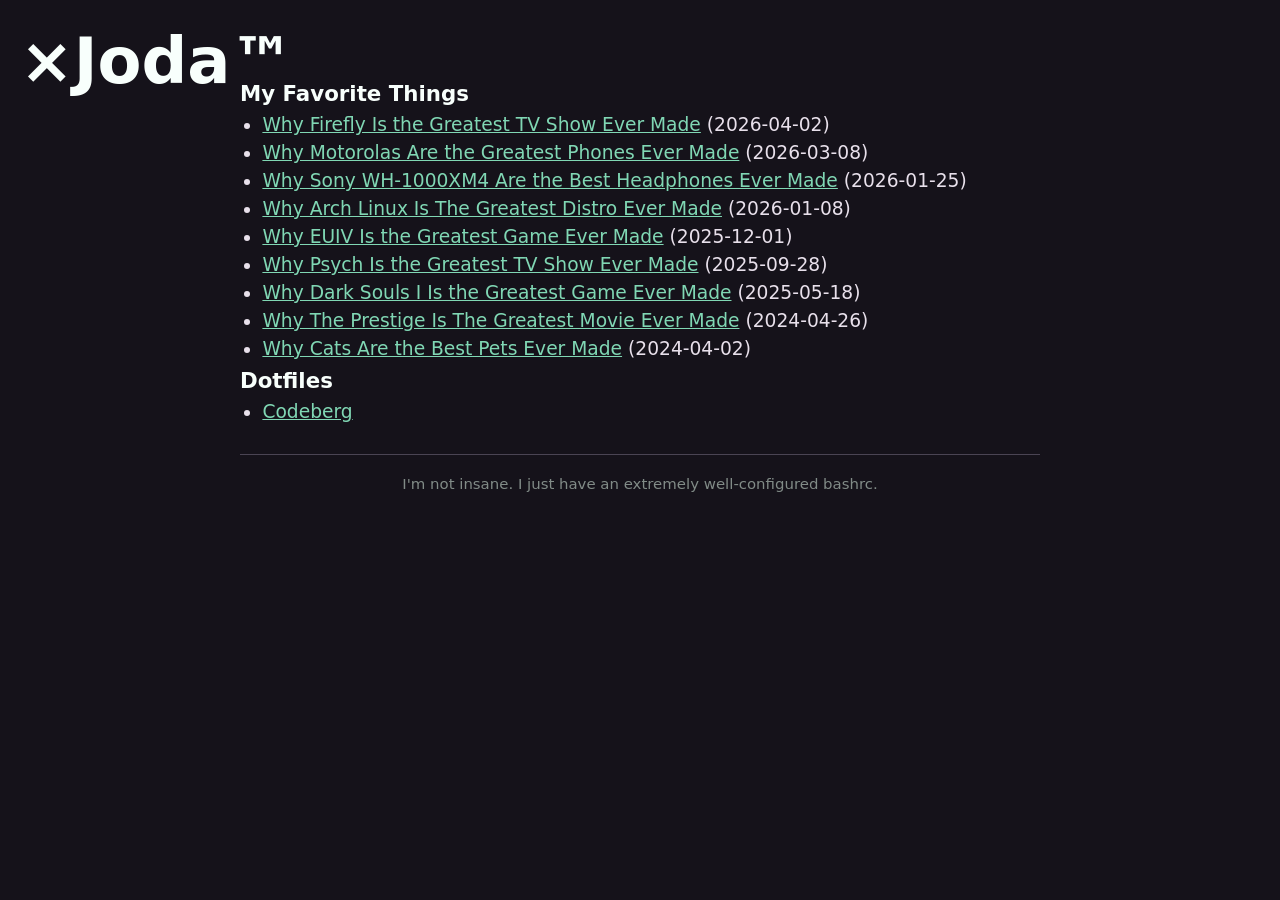
<file: html/index.html>
<!DOCTYPE html>
<html xmlns="http://www.w3.org/1999/xhtml" lang="" xml:lang="">
<head>
  <meta charset="utf-8" />
  <meta name="viewport" content="width=device-width, initial-scale=1.0" />
  <title>My Favorite Things</title>
  <link rel="stylesheet" href="style.css" />
</head>
<body>
<header>
  <h1>×Joda™</h1>
</header>

<h1>My Favorite Things</h1>

<ul>
  <li><a href="firefly_blog_post.html">Why Firefly Is the Greatest TV Show Ever Made</a> (2026-04-02)</li>
  <li><a href="motorola_blog_post.html">Why Motorolas Are the Greatest Phones Ever Made</a> (2026-03-08)</li>
  <li><a href="sony_xm4_blog_post.html">Why Sony WH-1000XM4 Are the Best Headphones Ever Made</a> (2026-01-25)</li>
  <li><a href="arch_linux_blog_post.html">Why Arch Linux Is The Greatest Distro Ever Made</a> (2026-01-08)</li>
  <li><a href="euiv_blog_post.html">Why EUIV Is the Greatest Game Ever Made</a> (2025-12-01)</li>
  <li><a href="psych_blog_post.html">Why Psych Is the Greatest TV Show Ever Made</a> (2025-09-28)</li>
  <li><a href="dark_souls_blog_post.html">Why Dark Souls I Is the Greatest Game Ever Made</a> (2025-05-18)</li>
  <li><a href="the_prestige_blog_post.html">Why The Prestige Is The Greatest Movie Ever Made</a> (2024-04-26)</li>
  <li><a href="cats_blog_post.html">Why Cats Are the Best Pets Ever Made</a> (2024-04-02)</li>
</ul>

<h1>Dotfiles</h1>

<ul>
  <li><a href="https://codeberg.org/xJoda">Codeberg</a></li>
</ul>
<footer>
  <p>I'm not insane. I just have an extremely well-configured bashrc.</p>
</footer>
</body>
</html>
</file>
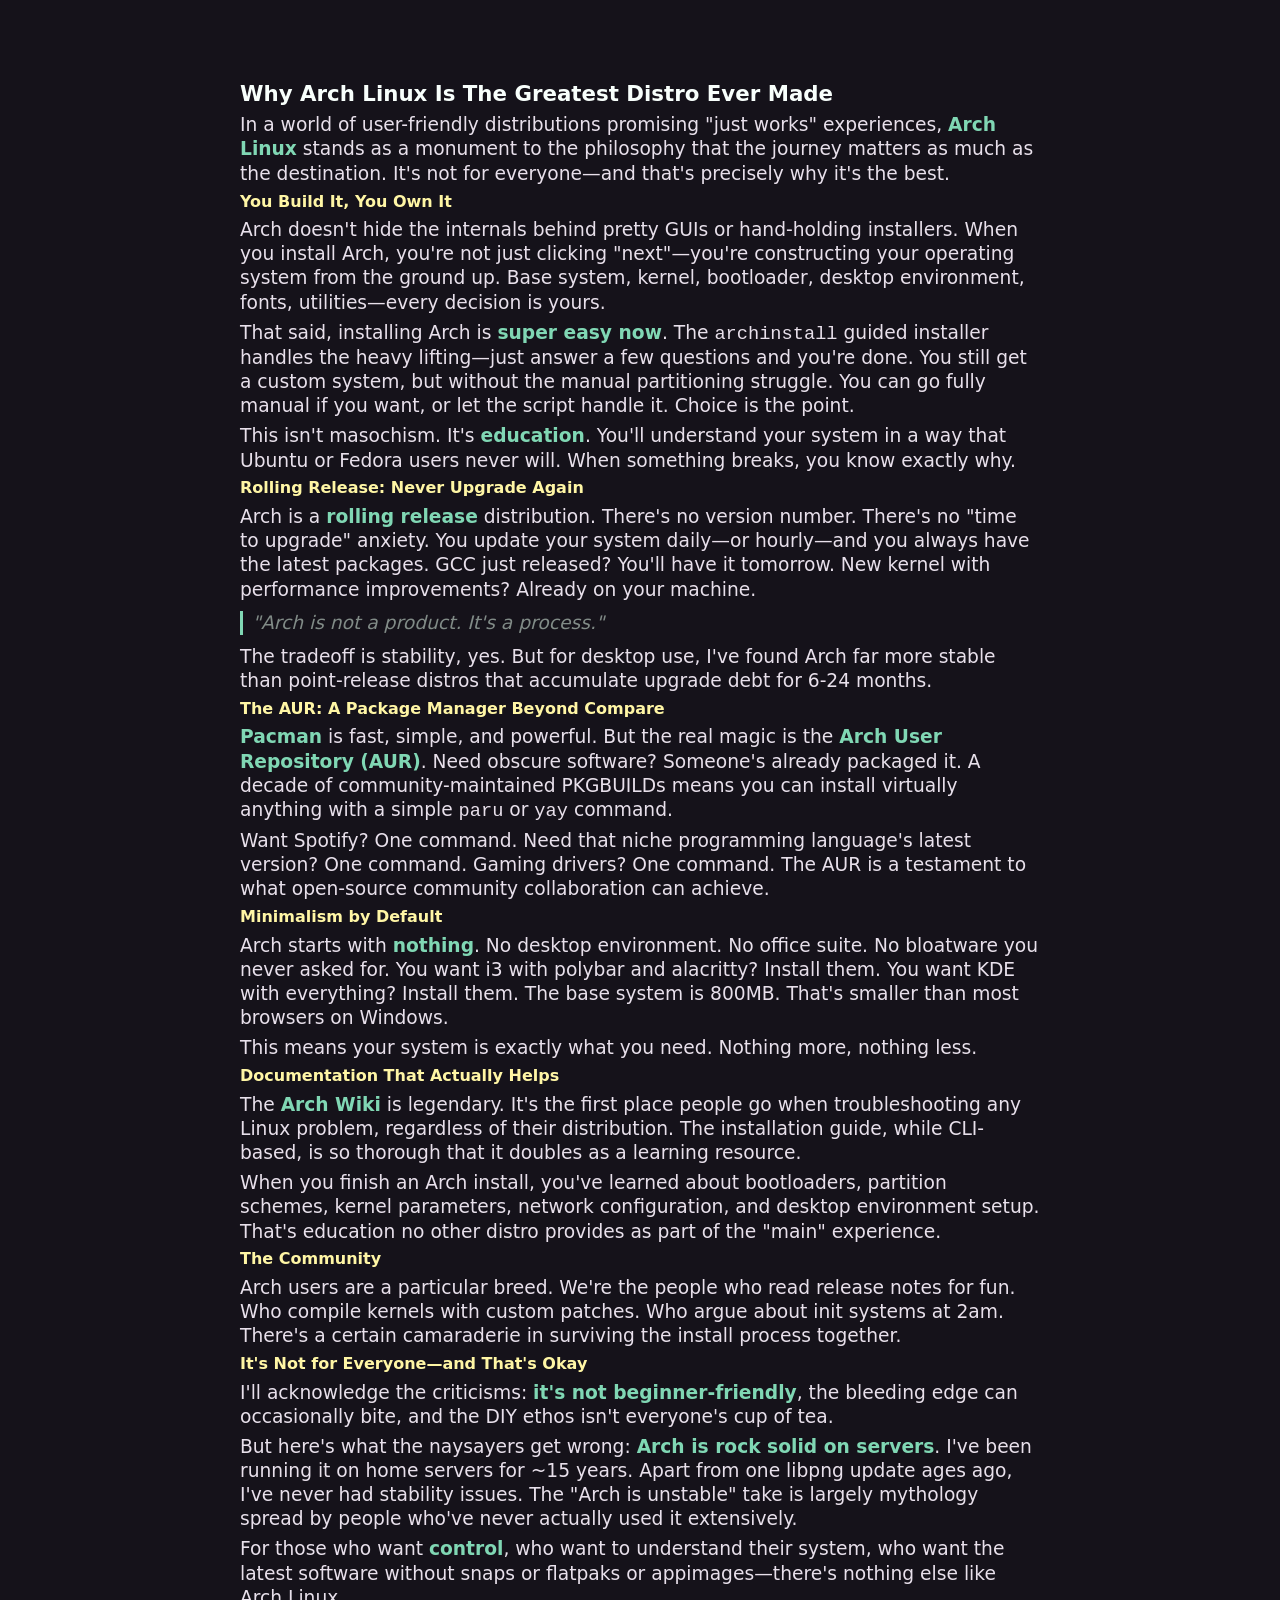
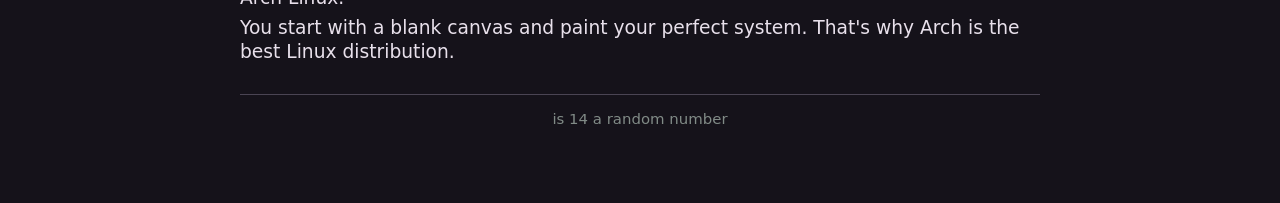
<file: html/arch_linux_blog_post.html>
<!DOCTYPE html>
<html xmlns="http://www.w3.org/1999/xhtml" lang="" xml:lang="">
<head>
  <meta charset="utf-8" />
  <meta name="viewport" content="width=device-width, initial-scale=1.0" />
  <title>Why Arch Linux Is The Greatest Distro Ever Made</title>
  <link rel="stylesheet" href="style.css" />
</head>
<body>
<h1>Why Arch Linux Is The Greatest Distro Ever Made</h1>

<p>In a world of user-friendly distributions promising "just works" experiences, <strong>Arch Linux</strong> stands as a monument to the philosophy that the journey matters as much as the destination. It's not for everyone—and that's precisely why it's the best.</p>

<h2>You Build It, You Own It</h2>

<p>Arch doesn't hide the internals behind pretty GUIs or hand-holding installers. When you install Arch, you're not just clicking "next"—you're constructing your operating system from the ground up. Base system, kernel, bootloader, desktop environment, fonts, utilities—every decision is yours.</p>

<p>That said, installing Arch is <strong>super easy now</strong>. The <code>archinstall</code> guided installer handles the heavy lifting—just answer a few questions and you're done. You still get a custom system, but without the manual partitioning struggle. You can go fully manual if you want, or let the script handle it. Choice is the point.</p>

<p>This isn't masochism. It's <strong>education</strong>. You'll understand your system in a way that Ubuntu or Fedora users never will. When something breaks, you know exactly why.</p>

<h2>Rolling Release: Never Upgrade Again</h2>

<p>Arch is a <strong>rolling release</strong> distribution. There's no version number. There's no "time to upgrade" anxiety. You update your system daily—or hourly—and you always have the latest packages. GCC just released? You'll have it tomorrow. New kernel with performance improvements? Already on your machine.</p>

<blockquote>"Arch is not a product. It's a process."</blockquote>

<p>The tradeoff is stability, yes. But for desktop use, I've found Arch far more stable than point-release distros that accumulate upgrade debt for 6-24 months.</p>

<h2>The AUR: A Package Manager Beyond Compare</h2>

<p><strong>Pacman</strong> is fast, simple, and powerful. But the real magic is the <strong>Arch User Repository (AUR)</strong>. Need obscure software? Someone's already packaged it. A decade of community-maintained PKGBUILDs means you can install virtually anything with a simple <code>paru</code> or <code>yay</code> command.</p>

<p>Want Spotify? One command. Need that niche programming language's latest version? One command. Gaming drivers? One command. The AUR is a testament to what open-source community collaboration can achieve.</p>

<h2>Minimalism by Default</h2>

<p>Arch starts with <strong>nothing</strong>. No desktop environment. No office suite. No bloatware you never asked for. You want i3 with polybar and alacritty? Install them. You want KDE with everything? Install them. The base system is 800MB. That's smaller than most browsers on Windows.</p>

<p>This means your system is exactly what you need. Nothing more, nothing less.</p>

<h2>Documentation That Actually Helps</h2>

<p>The <strong>Arch Wiki</strong> is legendary. It's the first place people go when troubleshooting any Linux problem, regardless of their distribution. The installation guide, while CLI-based, is so thorough that it doubles as a learning resource.</p>

<p>When you finish an Arch install, you've learned about bootloaders, partition schemes, kernel parameters, network configuration, and desktop environment setup. That's education no other distro provides as part of the "main" experience.</p>

<h2>The Community</h2>

<p>Arch users are a particular breed. We're the people who read release notes for fun. Who compile kernels with custom patches. Who argue about init systems at 2am. There's a certain camaraderie in surviving the install process together.</p>

<h2>It's Not for Everyone—and That's Okay</h2>

<p>I'll acknowledge the criticisms: <strong>it's not beginner-friendly</strong>, the bleeding edge can occasionally bite, and the DIY ethos isn't everyone's cup of tea.</p>

<p>But here's what the naysayers get wrong: <strong>Arch is rock solid on servers</strong>. I've been running it on home servers for ~15 years. Apart from one libpng update ages ago, I've never had stability issues. The "Arch is unstable" take is largely mythology spread by people who've never actually used it extensively.</p>

<p>For those who want <strong>control</strong>, who want to understand their system, who want the latest software without snaps or flatpaks or appimages—there's nothing else like Arch Linux.</p>

<p>You start with a blank canvas and paint your perfect system. That's why Arch is the best Linux distribution.</p>

<footer>
  is 14 a random number
</footer>
</body>
</html>
</file>
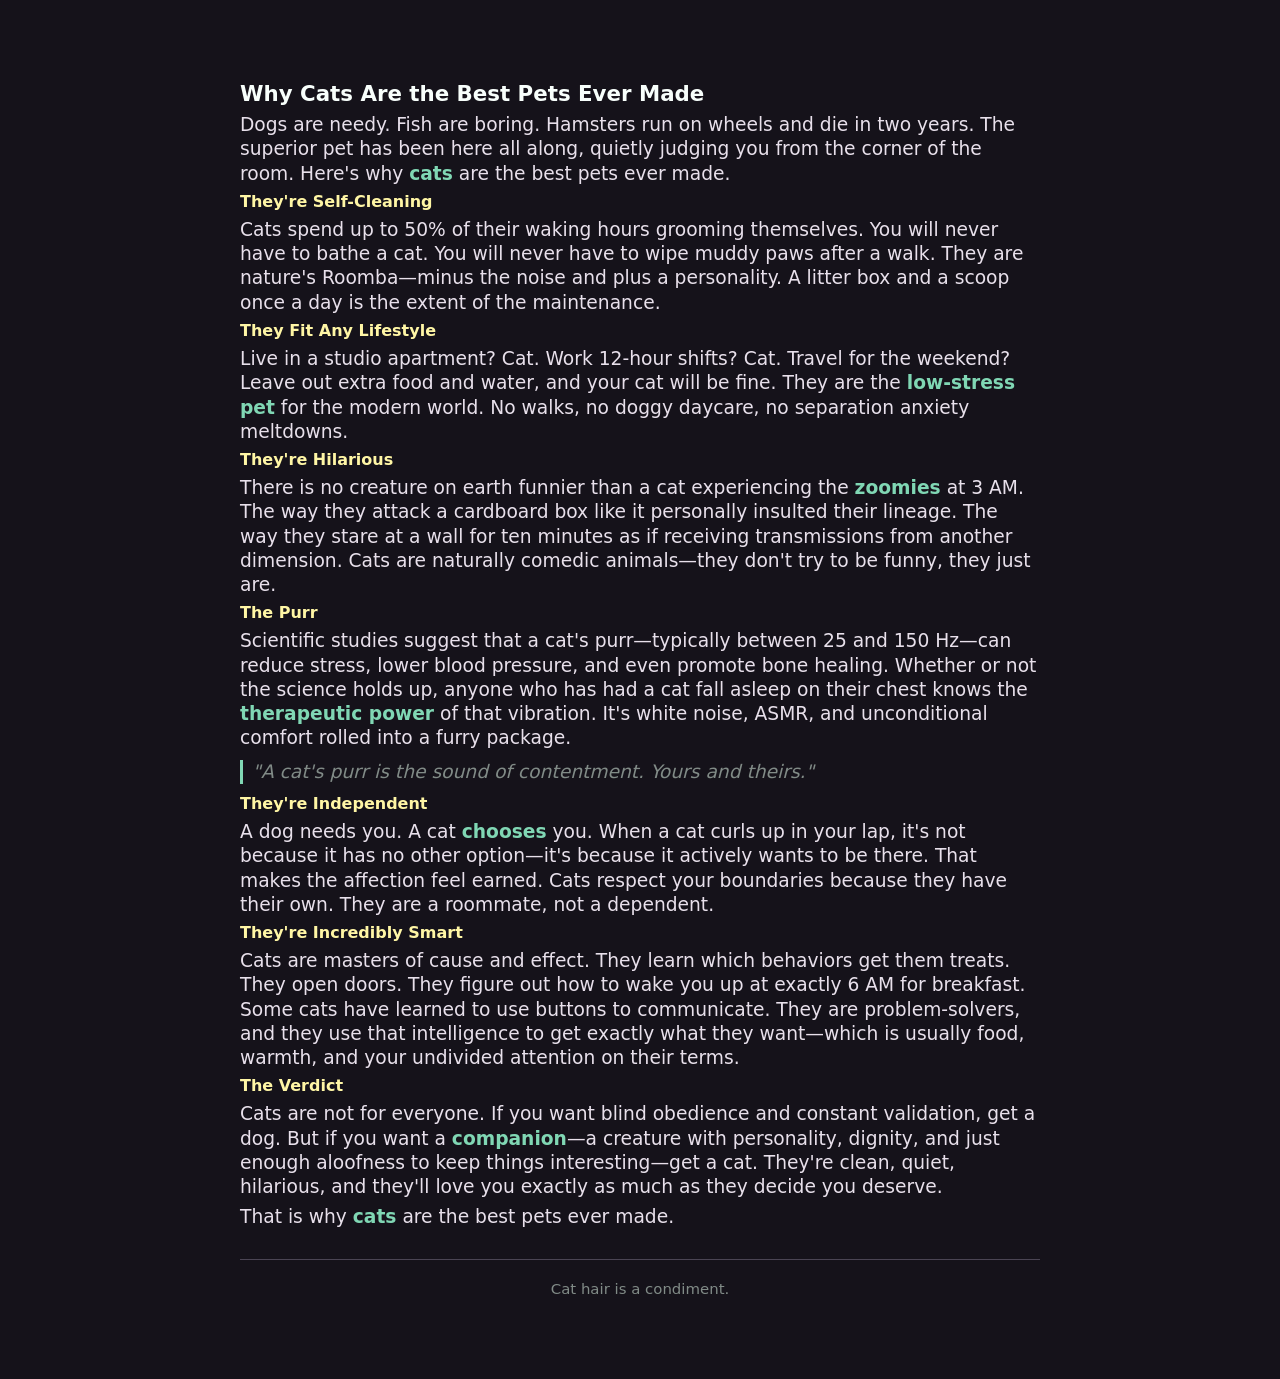
<file: html/cats_blog_post.html>
<!DOCTYPE html>
<html xmlns="http://www.w3.org/1999/xhtml" lang="" xml:lang="">
<head>
  <meta charset="utf-8" />
  <meta name="viewport" content="width=device-width, initial-scale=1.0" />
  <title>Why Cats Are the Best Pets Ever Made</title>
  <link rel="stylesheet" href="style.css" />
</head>
<body>
<h1>Why Cats Are the Best Pets Ever Made</h1>

<p>Dogs are needy. Fish are boring. Hamsters run on wheels and die in two years. The superior pet has been here all along, quietly judging you from the corner of the room. Here's why <strong>cats</strong> are the best pets ever made.</p>

<h2>They're Self-Cleaning</h2>

<p>Cats spend up to 50% of their waking hours grooming themselves. You will never have to bathe a cat. You will never have to wipe muddy paws after a walk. They are nature's Roomba—minus the noise and plus a personality. A litter box and a scoop once a day is the extent of the maintenance.</p>

<h2>They Fit Any Lifestyle</h2>

<p>Live in a studio apartment? Cat. Work 12-hour shifts? Cat. Travel for the weekend? Leave out extra food and water, and your cat will be fine. They are the <strong>low-stress pet</strong> for the modern world. No walks, no doggy daycare, no separation anxiety meltdowns.</p>

<h2>They're Hilarious</h2>

<p>There is no creature on earth funnier than a cat experiencing the <strong>zoomies</strong> at 3 AM. The way they attack a cardboard box like it personally insulted their lineage. The way they stare at a wall for ten minutes as if receiving transmissions from another dimension. Cats are naturally comedic animals—they don't try to be funny, they just are.</p>

<h2>The Purr</h2>

<p>Scientific studies suggest that a cat's purr—typically between 25 and 150 Hz—can reduce stress, lower blood pressure, and even promote bone healing. Whether or not the science holds up, anyone who has had a cat fall asleep on their chest knows the <strong>therapeutic power</strong> of that vibration. It's white noise, ASMR, and unconditional comfort rolled into a furry package.</p>

<blockquote>"A cat's purr is the sound of contentment. Yours and theirs."</blockquote>

<h2>They're Independent</h2>

<p>A dog needs you. A cat <strong>chooses</strong> you. When a cat curls up in your lap, it's not because it has no other option—it's because it actively wants to be there. That makes the affection feel earned. Cats respect your boundaries because they have their own. They are a roommate, not a dependent.</p>

<h2>They're Incredibly Smart</h2>

<p>Cats are masters of cause and effect. They learn which behaviors get them treats. They open doors. They figure out how to wake you up at exactly 6 AM for breakfast. Some cats have learned to use buttons to communicate. They are problem-solvers, and they use that intelligence to get exactly what they want—which is usually food, warmth, and your undivided attention on their terms.</p>

<h2>The Verdict</h2>

<p>Cats are not for everyone. If you want blind obedience and constant validation, get a dog. But if you want a <strong>companion</strong>—a creature with personality, dignity, and just enough aloofness to keep things interesting—get a cat. They're clean, quiet, hilarious, and they'll love you exactly as much as they decide you deserve.</p>

<p>That is why <strong>cats</strong> are the best pets ever made.</p>

<footer>
  <p>Cat hair is a condiment.</p>
</footer>
</body>
</html>
</file>
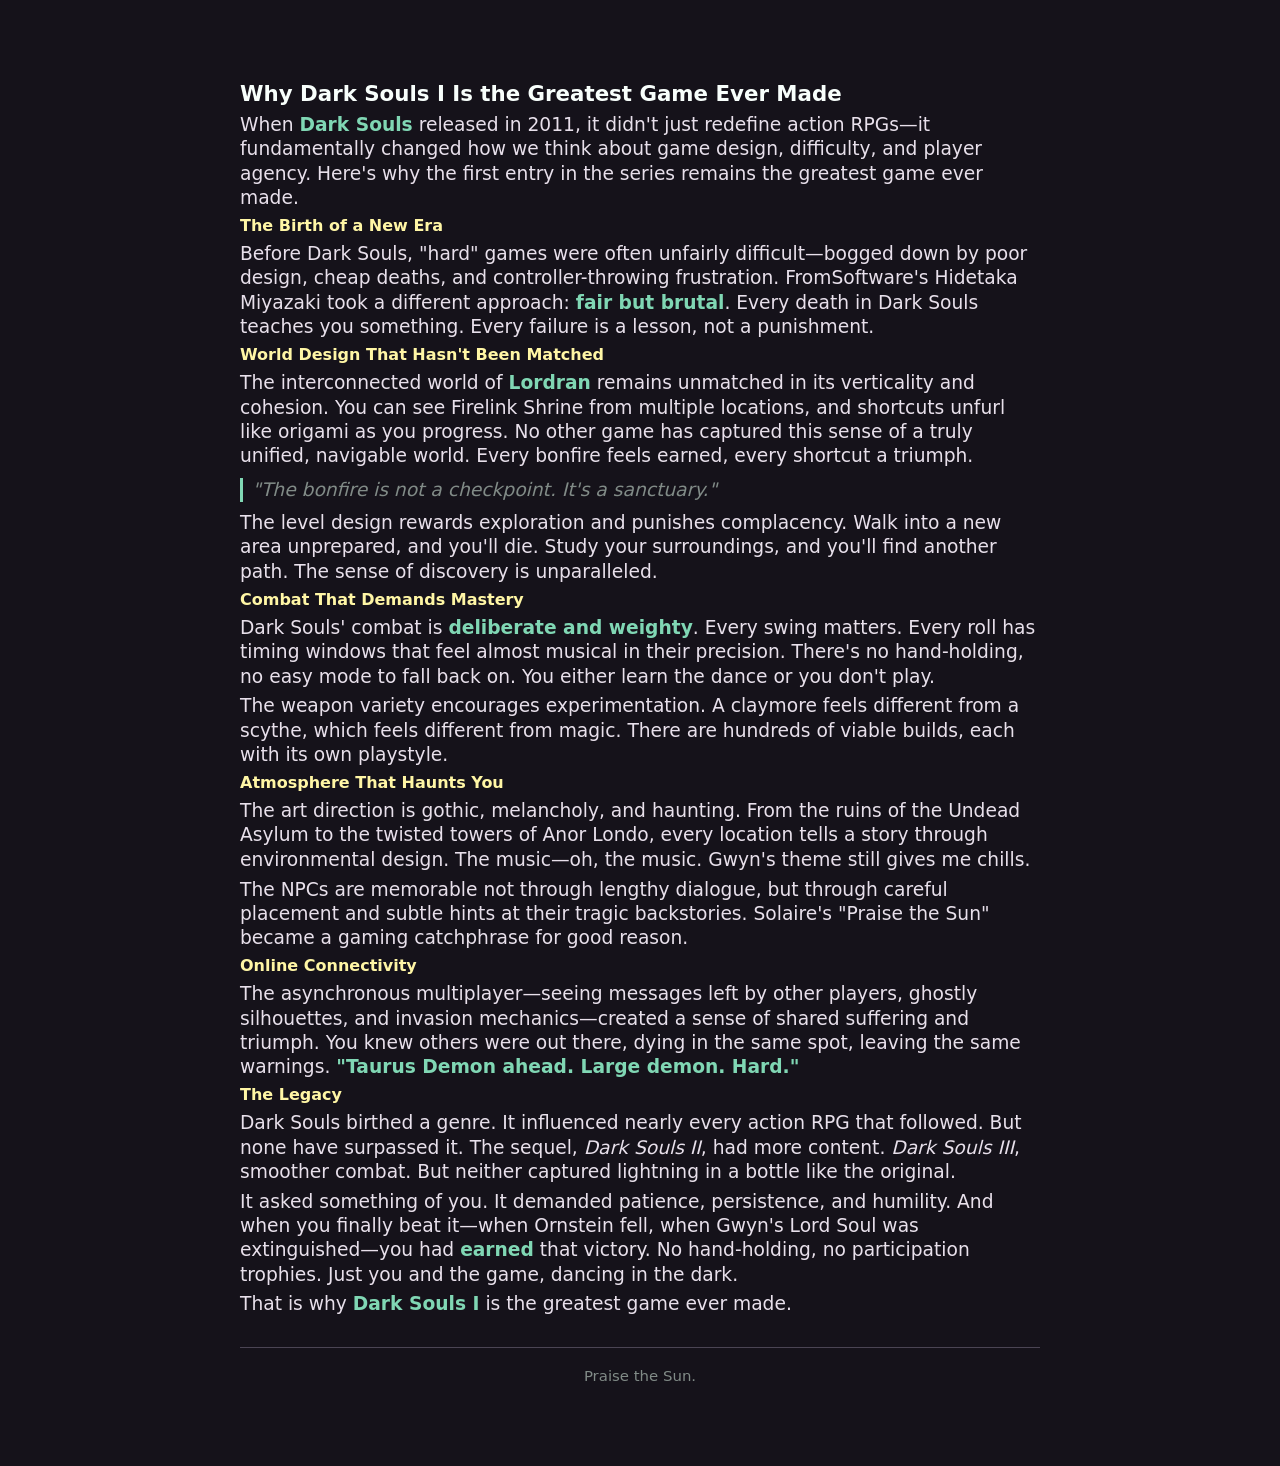
<file: html/dark_souls_blog_post.html>
<!DOCTYPE html>
<html xmlns="http://www.w3.org/1999/xhtml" lang="" xml:lang="">
<head>
  <meta charset="utf-8" />
  <meta name="viewport" content="width=device-width, initial-scale=1.0" />
  <title>Why Dark Souls I Is the Greatest Game Ever Made</title>
  <link rel="stylesheet" href="style.css" />
</head>
<body>
<h1>Why Dark Souls I Is the Greatest Game Ever Made</h1>

<p>When <strong>Dark Souls</strong> released in 2011, it didn't just redefine action RPGs—it fundamentally changed how we think about game design, difficulty, and player agency. Here's why the first entry in the series remains the greatest game ever made.</p>

<h2>The Birth of a New Era</h2>

<p>Before Dark Souls, "hard" games were often unfairly difficult—bogged down by poor design, cheap deaths, and controller-throwing frustration. FromSoftware's Hidetaka Miyazaki took a different approach: <strong>fair but brutal</strong>. Every death in Dark Souls teaches you something. Every failure is a lesson, not a punishment.</p>

<h2>World Design That Hasn't Been Matched</h2>

<p>The interconnected world of <strong>Lordran</strong> remains unmatched in its verticality and cohesion. You can see Firelink Shrine from multiple locations, and shortcuts unfurl like origami as you progress. No other game has captured this sense of a truly unified, navigable world. Every bonfire feels earned, every shortcut a triumph.</p>

<blockquote>"The bonfire is not a checkpoint. It's a sanctuary."</blockquote>

<p>The level design rewards exploration and punishes complacency. Walk into a new area unprepared, and you'll die. Study your surroundings, and you'll find another path. The sense of discovery is unparalleled.</p>

<h2>Combat That Demands Mastery</h2>

<p>Dark Souls' combat is <strong>deliberate and weighty</strong>. Every swing matters. Every roll has timing windows that feel almost musical in their precision. There's no hand-holding, no easy mode to fall back on. You either learn the dance or you don't play.</p>

<p>The weapon variety encourages experimentation. A claymore feels different from a scythe, which feels different from magic. There are hundreds of viable builds, each with its own playstyle.</p>

<h2>Atmosphere That Haunts You</h2>

<p>The art direction is gothic, melancholy, and haunting. From the ruins of the Undead Asylum to the twisted towers of Anor Londo, every location tells a story through environmental design. The music—oh, the music. Gwyn's theme still gives me chills.</p>

<p>The NPCs are memorable not through lengthy dialogue, but through careful placement and subtle hints at their tragic backstories. Solaire's "Praise the Sun" became a gaming catchphrase for good reason.</p>

<h2>Online Connectivity</h2>

<p>The asynchronous multiplayer—seeing messages left by other players, ghostly silhouettes, and invasion mechanics—created a sense of shared suffering and triumph. You knew others were out there, dying in the same spot, leaving the same warnings. <strong>"Taurus Demon ahead. Large demon. Hard."</strong></p>

<h2>The Legacy</h2>

<p>Dark Souls birthed a genre. It influenced nearly every action RPG that followed. But none have surpassed it. The sequel, <em>Dark Souls II</em>, had more content. <em>Dark Souls III</em>, smoother combat. But neither captured lightning in a bottle like the original.</p>

<p>It asked something of you. It demanded patience, persistence, and humility. And when you finally beat it—when Ornstein fell, when Gwyn's Lord Soul was extinguished—you had <strong>earned</strong> that victory. No hand-holding, no participation trophies. Just you and the game, dancing in the dark.</p>

<p>That is why <strong>Dark Souls I</strong> is the greatest game ever made.</p>

<footer>
  <p>Praise the Sun.</p>
</footer>
</body>
</html>
</file>
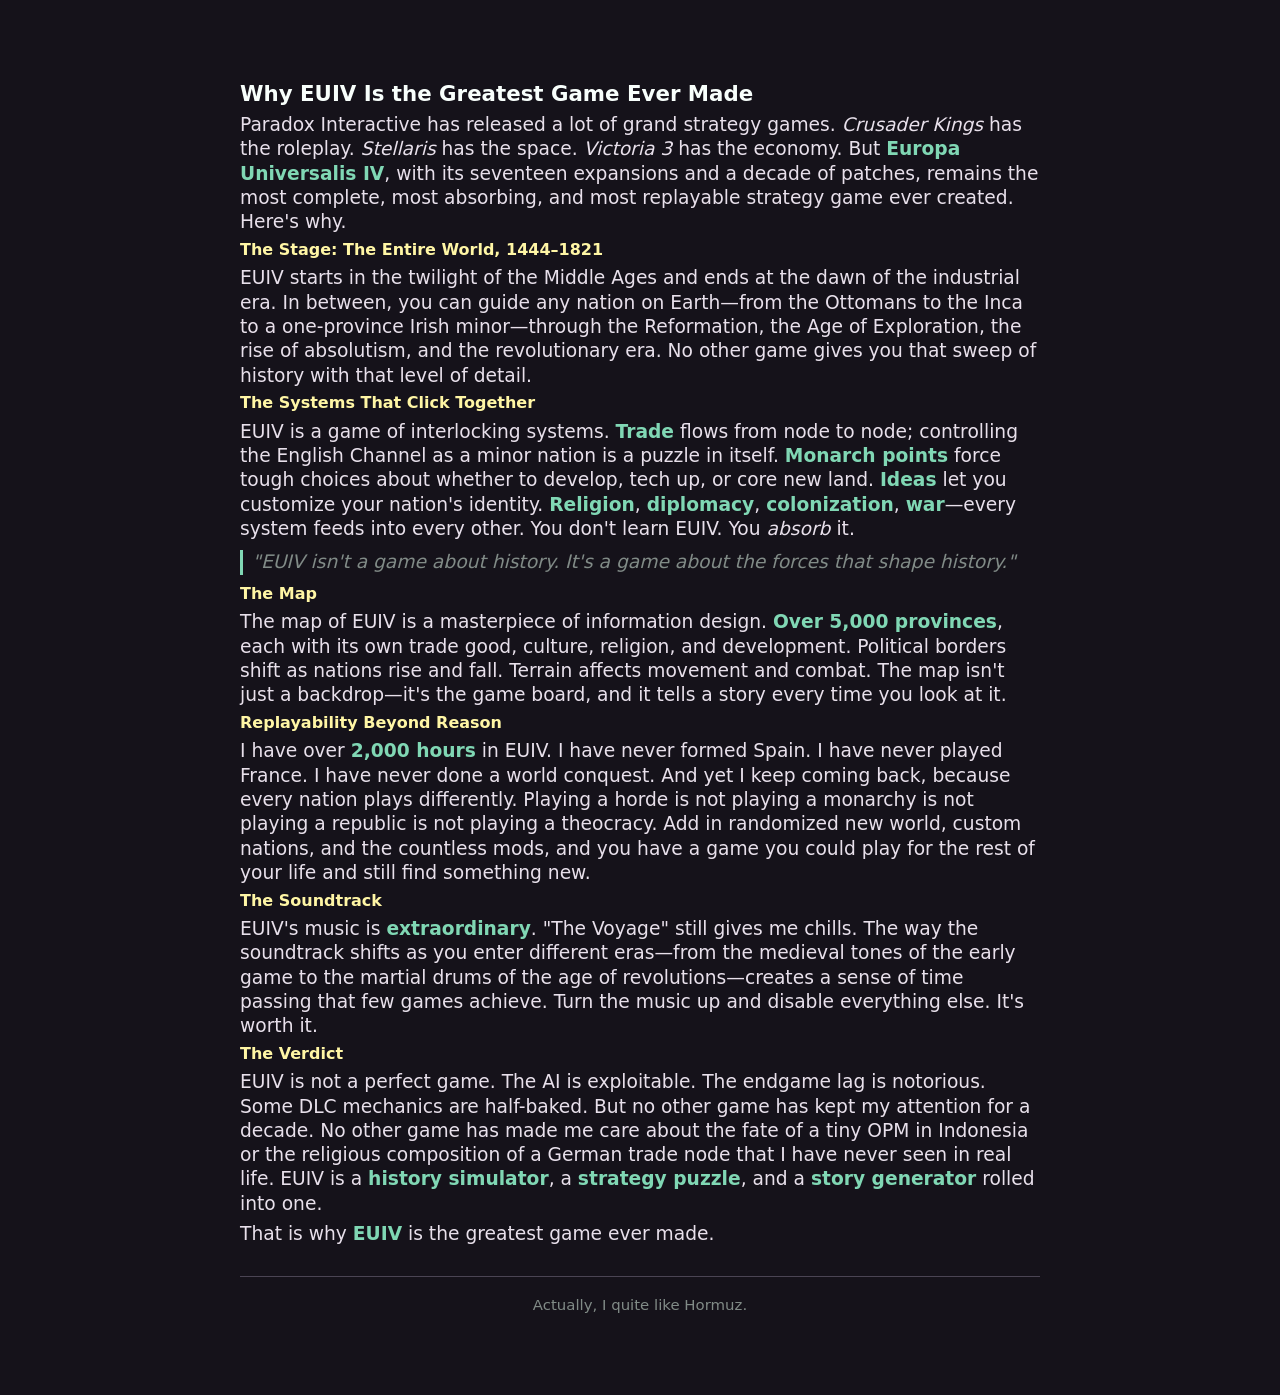
<file: html/euiv_blog_post.html>
<!DOCTYPE html>
<html xmlns="http://www.w3.org/1999/xhtml" lang="" xml:lang="">
<head>
  <meta charset="utf-8" />
  <meta name="viewport" content="width=device-width, initial-scale=1.0" />
  <title>Why EUIV Is the Greatest Game Ever Made</title>
  <link rel="stylesheet" href="style.css" />
</head>
<body>
<h1>Why EUIV Is the Greatest Game Ever Made</h1>

<p>Paradox Interactive has released a lot of grand strategy games. <em>Crusader Kings</em> has the roleplay. <em>Stellaris</em> has the space. <em>Victoria 3</em> has the economy. But <strong>Europa Universalis IV</strong>, with its seventeen expansions and a decade of patches, remains the most complete, most absorbing, and most replayable strategy game ever created. Here's why.</p>

<h2>The Stage: The Entire World, 1444–1821</h2>

<p>EUIV starts in the twilight of the Middle Ages and ends at the dawn of the industrial era. In between, you can guide any nation on Earth—from the Ottomans to the Inca to a one-province Irish minor—through the Reformation, the Age of Exploration, the rise of absolutism, and the revolutionary era. No other game gives you that sweep of history with that level of detail.</p>

<h2>The Systems That Click Together</h2>

<p>EUIV is a game of interlocking systems. <strong>Trade</strong> flows from node to node; controlling the English Channel as a minor nation is a puzzle in itself. <strong>Monarch points</strong> force tough choices about whether to develop, tech up, or core new land. <strong>Ideas</strong> let you customize your nation's identity. <strong>Religion</strong>, <strong>diplomacy</strong>, <strong>colonization</strong>, <strong>war</strong>—every system feeds into every other. You don't learn EUIV. You <em>absorb</em> it.</p>

<blockquote>"EUIV isn't a game about history. It's a game about the forces that shape history."</blockquote>

<h2>The Map</h2>

<p>The map of EUIV is a masterpiece of information design. <strong>Over 5,000 provinces</strong>, each with its own trade good, culture, religion, and development. Political borders shift as nations rise and fall. Terrain affects movement and combat. The map isn't just a backdrop—it's the game board, and it tells a story every time you look at it.</p>

<h2>Replayability Beyond Reason</h2>

<p>I have over <strong>2,000 hours</strong> in EUIV. I have never formed Spain. I have never played France. I have never done a world conquest. And yet I keep coming back, because every nation plays differently. Playing a horde is not playing a monarchy is not playing a republic is not playing a theocracy. Add in randomized new world, custom nations, and the countless mods, and you have a game you could play for the rest of your life and still find something new.</p>

<h2>The Soundtrack</h2>

<p>EUIV's music is <strong>extraordinary</strong>. "The Voyage" still gives me chills. The way the soundtrack shifts as you enter different eras—from the medieval tones of the early game to the martial drums of the age of revolutions—creates a sense of time passing that few games achieve. Turn the music up and disable everything else. It's worth it.</p>

<h2>The Verdict</h2>

<p>EUIV is not a perfect game. The AI is exploitable. The endgame lag is notorious. Some DLC mechanics are half-baked. But no other game has kept my attention for a decade. No other game has made me care about the fate of a tiny OPM in Indonesia or the religious composition of a German trade node that I have never seen in real life. EUIV is a <strong>history simulator</strong>, a <strong>strategy puzzle</strong>, and a <strong>story generator</strong> rolled into one.</p>

<p>That is why <strong>EUIV</strong> is the greatest game ever made.</p>

<footer>
  <p>Actually, I quite like Hormuz.</p>
</footer>
</body>
</html>
</file>
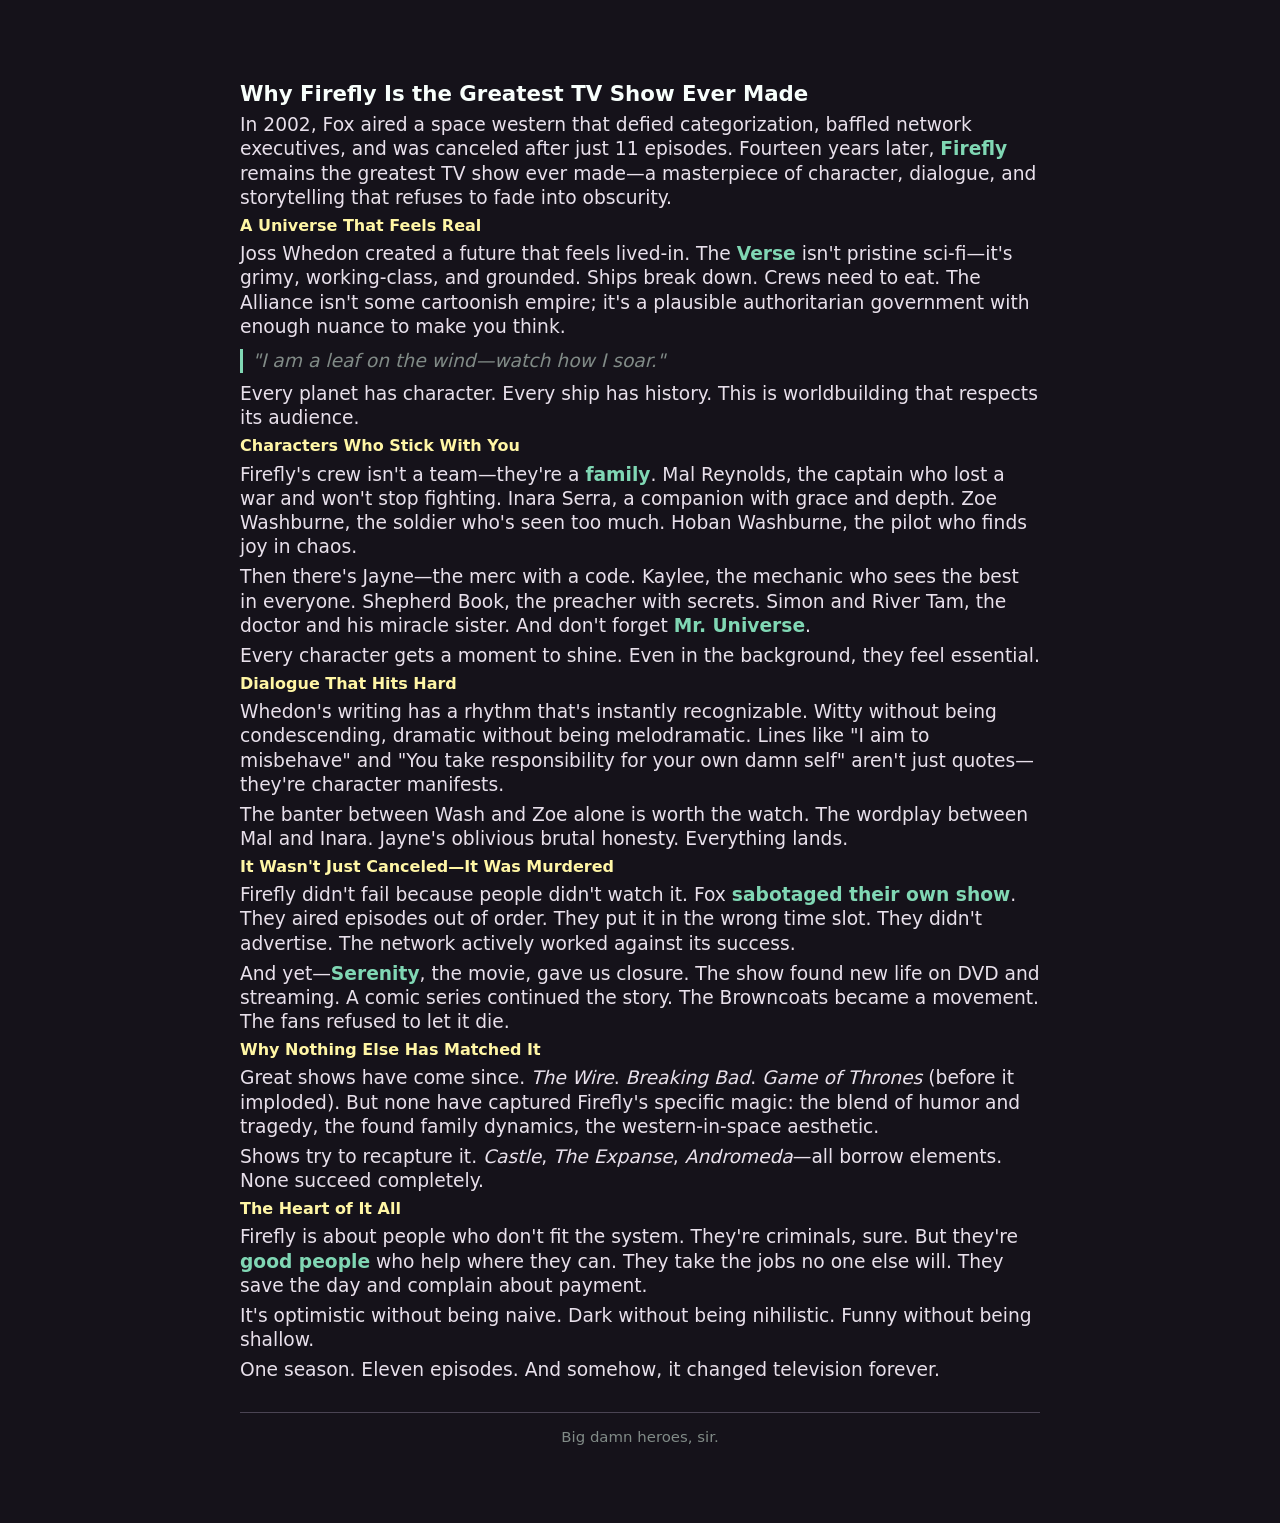
<file: html/firefly_blog_post.html>
<!DOCTYPE html>
<html xmlns="http://www.w3.org/1999/xhtml" lang="" xml:lang="">
<head>
  <meta charset="utf-8" />
  <meta name="viewport" content="width=device-width, initial-scale=1.0" />
  <title>Why Firefly Is the Greatest TV Show Ever Made</title>
  <link rel="stylesheet" href="style.css" />
</head>
<body>
<h1>Why Firefly Is the Greatest TV Show Ever Made</h1>

<p>In 2002, Fox aired a space western that defied categorization, baffled network executives, and was canceled after just 11 episodes. Fourteen years later, <strong>Firefly</strong> remains the greatest TV show ever made—a masterpiece of character, dialogue, and storytelling that refuses to fade into obscurity.</p>

<h2>A Universe That Feels Real</h2>

<p>Joss Whedon created a future that feels lived-in. The <strong>Verse</strong> isn't pristine sci-fi—it's grimy, working-class, and grounded. Ships break down. Crews need to eat. The Alliance isn't some cartoonish empire; it's a plausible authoritarian government with enough nuance to make you think.</p>

<blockquote>"I am a leaf on the wind—watch how I soar."</blockquote>

<p>Every planet has character. Every ship has history. This is worldbuilding that respects its audience.</p>

<h2>Characters Who Stick With You</h2>

<p>Firefly's crew isn't a team—they're a <strong>family</strong>. Mal Reynolds, the captain who lost a war and won't stop fighting. Inara Serra, a companion with grace and depth. Zoe Washburne, the soldier who's seen too much. Hoban Washburne, the pilot who finds joy in chaos.</p>

<p>Then there's Jayne—the merc with a code. Kaylee, the mechanic who sees the best in everyone. Shepherd Book, the preacher with secrets. Simon and River Tam, the doctor and his miracle sister. And don't forget <strong>Mr. Universe</strong>.</p>

<p>Every character gets a moment to shine. Even in the background, they feel essential.</p>

<h2>Dialogue That Hits Hard</h2>

<p>Whedon's writing has a rhythm that's instantly recognizable. Witty without being condescending, dramatic without being melodramatic. Lines like "I aim to misbehave" and "You take responsibility for your own damn self" aren't just quotes—they're character manifests.</p>

<p>The banter between Wash and Zoe alone is worth the watch. The wordplay between Mal and Inara. Jayne's oblivious brutal honesty. Everything lands.</p>

<h2>It Wasn't Just Canceled—It Was Murdered</h2>

<p>Firefly didn't fail because people didn't watch it. Fox <strong>sabotaged their own show</strong>. They aired episodes out of order. They put it in the wrong time slot. They didn't advertise. The network actively worked against its success.</p>

<p>And yet—<strong>Serenity</strong>, the movie, gave us closure. The show found new life on DVD and streaming. A comic series continued the story. The Browncoats became a movement. The fans refused to let it die.</p>

<h2>Why Nothing Else Has Matched It</h2>

<p>Great shows have come since. <em>The Wire</em>. <em>Breaking Bad</em>. <em>Game of Thrones</em> (before it imploded). But none have captured Firefly's specific magic: the blend of humor and tragedy, the found family dynamics, the western-in-space aesthetic.</p>

<p>Shows try to recapture it. <em>Castle</em>, <em>The Expanse</em>, <em>Andromeda</em>—all borrow elements. None succeed completely.</p>

<h2>The Heart of It All</h2>

<p>Firefly is about people who don't fit the system. They're criminals, sure. But they're <strong>good people</strong> who help where they can. They take the jobs no one else will. They save the day and complain about payment.</p>

<p>It's optimistic without being naive. Dark without being nihilistic. Funny without being shallow.</p>

<p>One season. Eleven episodes. And somehow, it changed television forever.</p>

<footer>
  Big damn heroes, sir.
</footer>
</body>
</html>
</file>
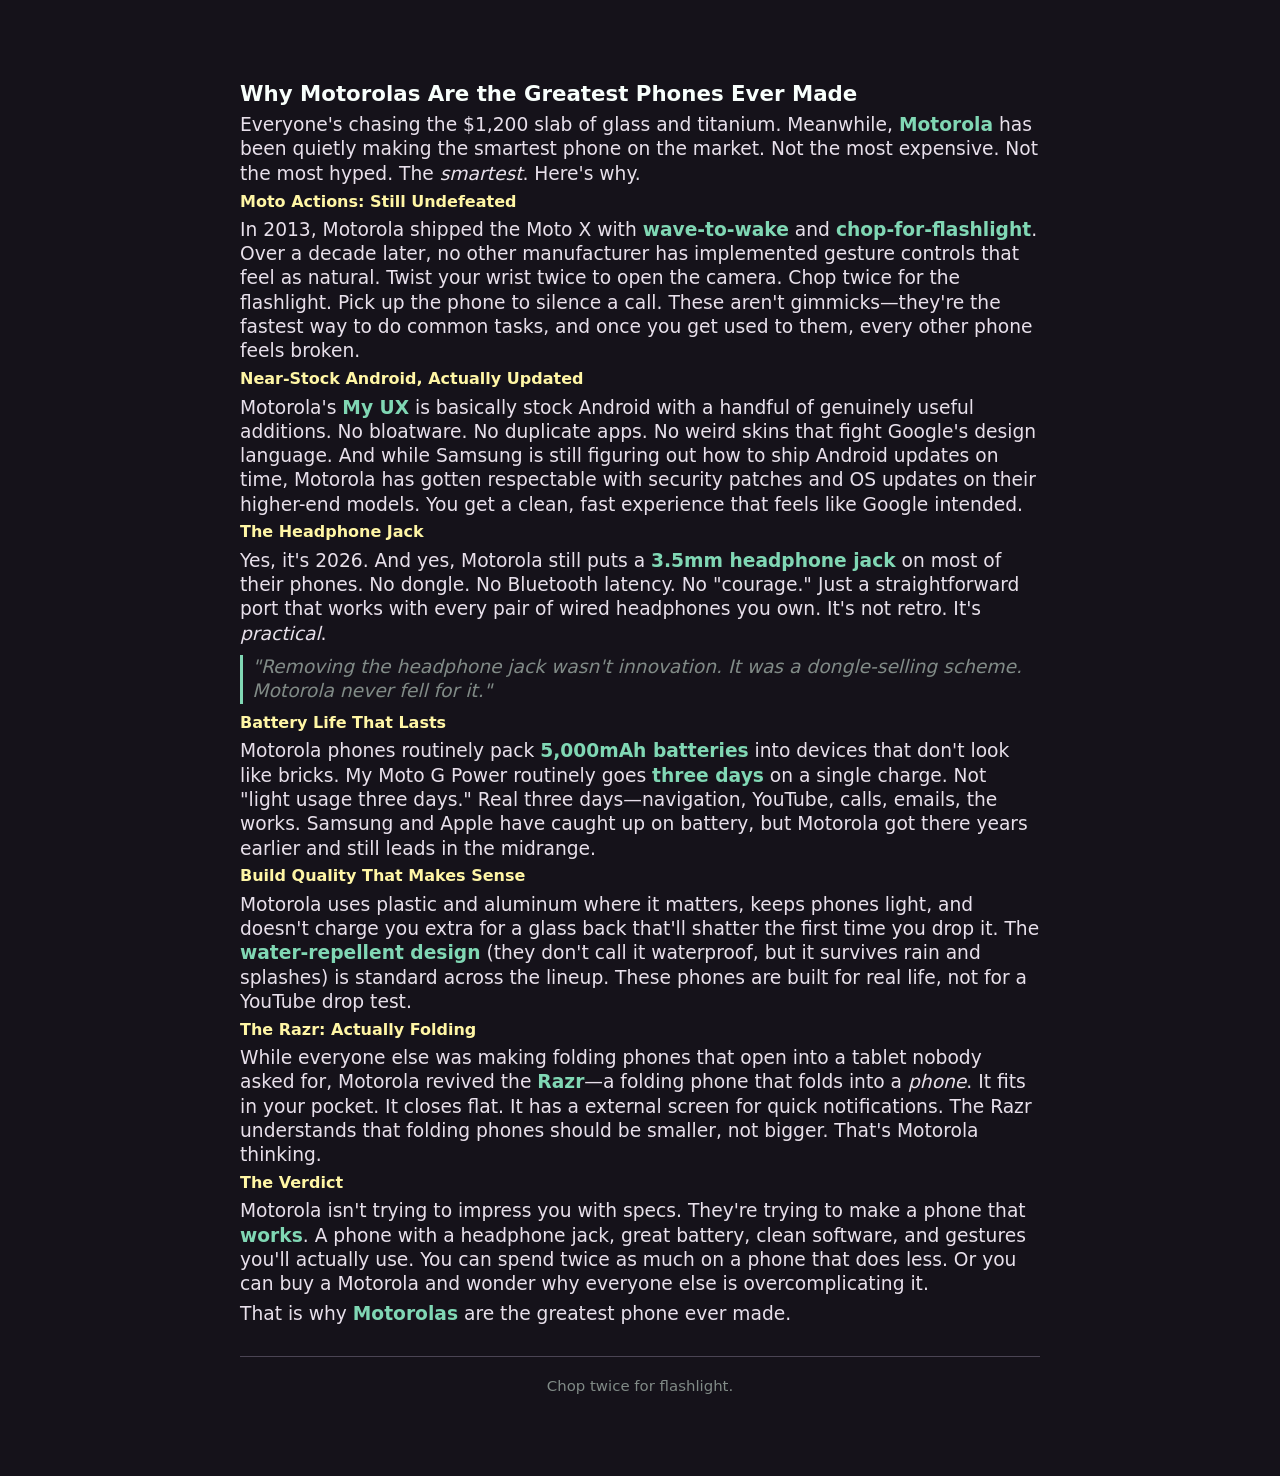
<file: html/motorola_blog_post.html>
<!DOCTYPE html>
<html xmlns="http://www.w3.org/1999/xhtml" lang="" xml:lang="">
<head>
  <meta charset="utf-8" />
  <meta name="viewport" content="width=device-width, initial-scale=1.0" />
  <title>Why Motorolas Are the Greatest Phones Ever Made</title>
  <link rel="stylesheet" href="style.css" />
</head>
<body>
<h1>Why Motorolas Are the Greatest Phones Ever Made</h1>

<p>Everyone's chasing the $1,200 slab of glass and titanium. Meanwhile, <strong>Motorola</strong> has been quietly making the smartest phone on the market. Not the most expensive. Not the most hyped. The <em>smartest</em>. Here's why.</p>

<h2>Moto Actions: Still Undefeated</h2>

<p>In 2013, Motorola shipped the Moto X with <strong>wave-to-wake</strong> and <strong>chop-for-flashlight</strong>. Over a decade later, no other manufacturer has implemented gesture controls that feel as natural. Twist your wrist twice to open the camera. Chop twice for the flashlight. Pick up the phone to silence a call. These aren't gimmicks—they're the fastest way to do common tasks, and once you get used to them, every other phone feels broken.</p>

<h2>Near-Stock Android, Actually Updated</h2>

<p>Motorola's <strong>My UX</strong> is basically stock Android with a handful of genuinely useful additions. No bloatware. No duplicate apps. No weird skins that fight Google's design language. And while Samsung is still figuring out how to ship Android updates on time, Motorola has gotten respectable with security patches and OS updates on their higher-end models. You get a clean, fast experience that feels like Google intended.</p>

<h2>The Headphone Jack</h2>

<p>Yes, it's 2026. And yes, Motorola still puts a <strong>3.5mm headphone jack</strong> on most of their phones. No dongle. No Bluetooth latency. No "courage." Just a straightforward port that works with every pair of wired headphones you own. It's not retro. It's <em>practical</em>.</p>

<blockquote>"Removing the headphone jack wasn't innovation. It was a dongle-selling scheme. Motorola never fell for it."</blockquote>

<h2>Battery Life That Lasts</h2>

<p>Motorola phones routinely pack <strong>5,000mAh batteries</strong> into devices that don't look like bricks. My Moto G Power routinely goes <strong>three days</strong> on a single charge. Not "light usage three days." Real three days—navigation, YouTube, calls, emails, the works. Samsung and Apple have caught up on battery, but Motorola got there years earlier and still leads in the midrange.</p>

<h2>Build Quality That Makes Sense</h2>

<p>Motorola uses plastic and aluminum where it matters, keeps phones light, and doesn't charge you extra for a glass back that'll shatter the first time you drop it. The <strong>water-repellent design</strong> (they don't call it waterproof, but it survives rain and splashes) is standard across the lineup. These phones are built for real life, not for a YouTube drop test.</p>

<h2>The Razr: Actually Folding</h2>

<p>While everyone else was making folding phones that open into a tablet nobody asked for, Motorola revived the <strong>Razr</strong>—a folding phone that folds into a <em>phone</em>. It fits in your pocket. It closes flat. It has a external screen for quick notifications. The Razr understands that folding phones should be smaller, not bigger. That's Motorola thinking.</p>

<h2>The Verdict</h2>

<p>Motorola isn't trying to impress you with specs. They're trying to make a phone that <strong>works</strong>. A phone with a headphone jack, great battery, clean software, and gestures you'll actually use. You can spend twice as much on a phone that does less. Or you can buy a Motorola and wonder why everyone else is overcomplicating it.</p>

<p>That is why <strong>Motorolas</strong> are the greatest phone ever made.</p>

<footer>
  <p>Chop twice for flashlight.</p>
</footer>
</body>
</html>
</file>
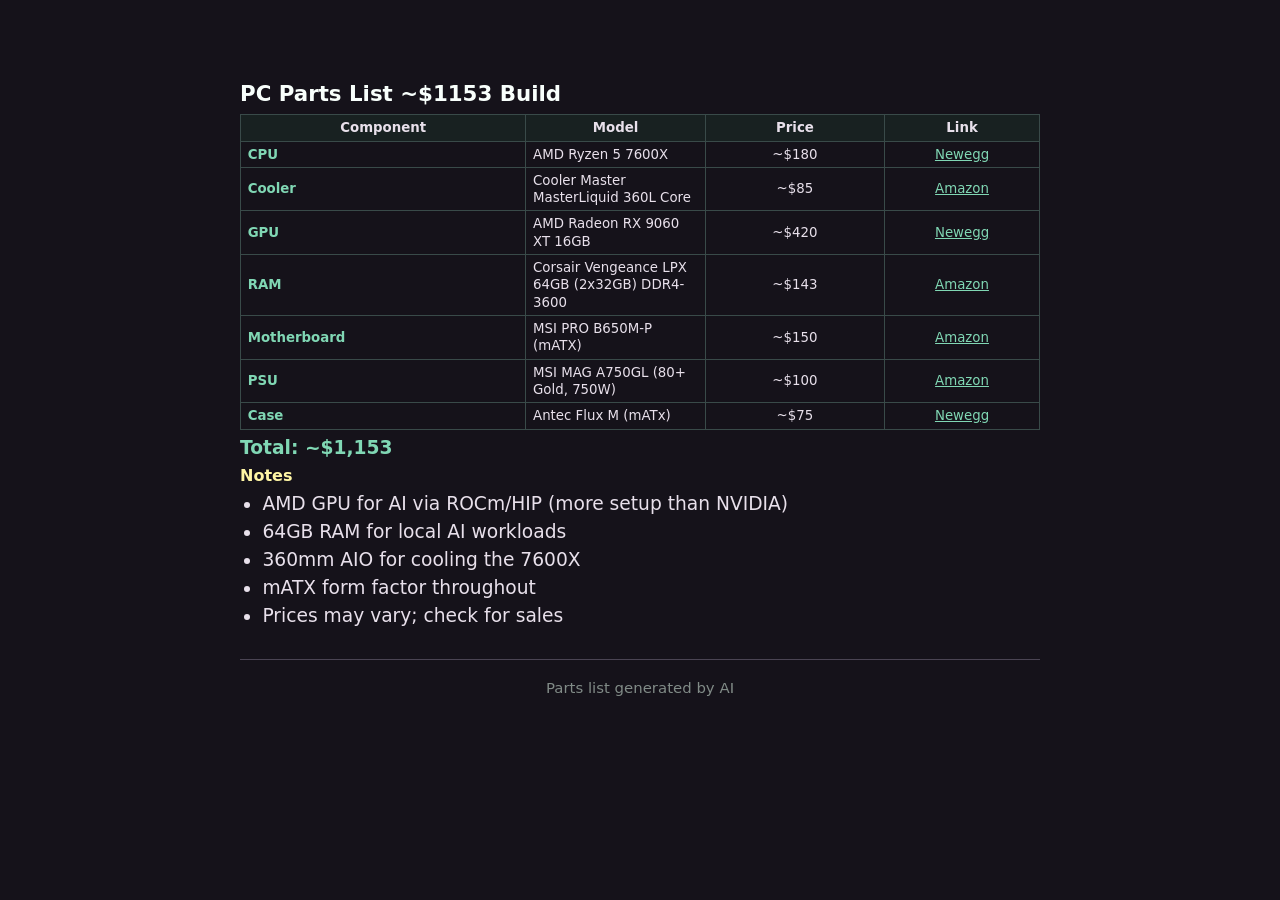
<file: html/parts_list.html>
<!DOCTYPE html>
<html xmlns="http://www.w3.org/1999/xhtml" lang="" xml:lang="">
<head>
  <meta charset="utf-8" />
  <meta name="generator" content="pandoc" />
  <meta name="viewport" content="width=device-width, initial-scale=1.0, user-scalable=yes" />
  <title>PC Parts List ~$1153 Build</title>
  <link rel="stylesheet" href="style.css" />
  <style>
    table { width: 100%; border-collapse: collapse; margin: 0.5em 0; font-size: 10pt; }
    th, td { padding: 0.3em 0.5em; border: 1px solid #394a49; }
    th { background-color: #182121; }
    th:nth-child(3), th:nth-child(4),
    td:nth-child(3), td:nth-child(4) { text-align: center; }
  </style>
</head>
<body>
<h1>PC Parts List ~$1153 Build</h1>
<table>
<colgroup>
<col style="width: 35%" />
<col style="width: 22%" />
<col style="width: 22%" />
<col style="width: 19%" />
</colgroup>
<thead>
<tr>
<th>Component</th>
<th>Model</th>
<th>Price</th>
<th>Link</th>
</tr>
</thead>
<tbody>
<tr>
<td><strong>CPU</strong></td>
<td>AMD Ryzen 5 7600X</td>
<td>~$180</td>
<td><a
href="https://www.newegg.com/amd-ryzen-5-7600x-ryzen-5-7000-series-raphael-zen-4-socket-am5/p/N82E16819113770">Newegg</a></td>
</tr>
<tr>
<td><strong>Cooler</strong></td>
<td>Cooler Master MasterLiquid 360L Core</td>
<td>~$85</td>
<td><a href="https://www.amazon.com/dp/B0C4BQYN6Z">Amazon</a></td>
</tr>
<tr>
<td><strong>GPU</strong></td>
<td>AMD Radeon RX 9060 XT 16GB</td>
<td>~$420</td>
<td><a
href="https://www.newegg.com/powercolor-reaper-rx9060xt-16g-a-radeon-rx-9060-xt-16gb-video-card-double-fans/p/N82E16814131880">Newegg</a></td>
</tr>
<tr>
<td><strong>RAM</strong></td>
<td>Corsair Vengeance LPX 64GB (2x32GB) DDR4-3600</td>
<td>~$143</td>
<td><a href="https://www.amazon.com/gp/product/B07YV9VYYY">Amazon</a></td>
</tr>
<tr>
<td><strong>Motherboard</strong></td>
<td>MSI PRO B650M-P (mATX)</td>
<td>~$150</td>
<td><a href="https://www.amazon.com/MSI-B650M-P-ProSeries-Motherboard-Processors/dp/B0C7SJFDXK">Amazon</a></td>
</tr>
<tr>
<td><strong>PSU</strong></td>
<td>MSI MAG A750GL (80+ Gold, 750W)</td>
<td>~$100</td>
<td><a href="https://www.amazon.com/MSI-MAG-A750GL-Gaming-Supply/dp/B0CC3QBGDL">Amazon</a></td>
</tr>
<tr>
<td><strong>Case</strong></td>
<td>Antec Flux M (mATx)</td>
<td>~$75</td>
<td><a
href="https://www.newegg.com/antec-micro-atx-itx-mini-tower-flux-m-steel-plastic-case-black/p/N82E16811129330">Newegg</a></td>
</tr>
</tbody>
</table>
<p><strong>Total: ~$1,153</strong></p>
<h2 id="notes">Notes</h2>
<ul>
<li>AMD GPU for AI via ROCm/HIP (more setup than NVIDIA)</li>
<li>64GB RAM for local AI workloads</li>
<li>360mm AIO for cooling the 7600X</li>
<li>mATX form factor throughout</li>
<li>Prices may vary; check for sales</li>
</ul>
<footer>
  <p>Parts list generated by AI</p>
</footer>
</body>
</html>
</file>
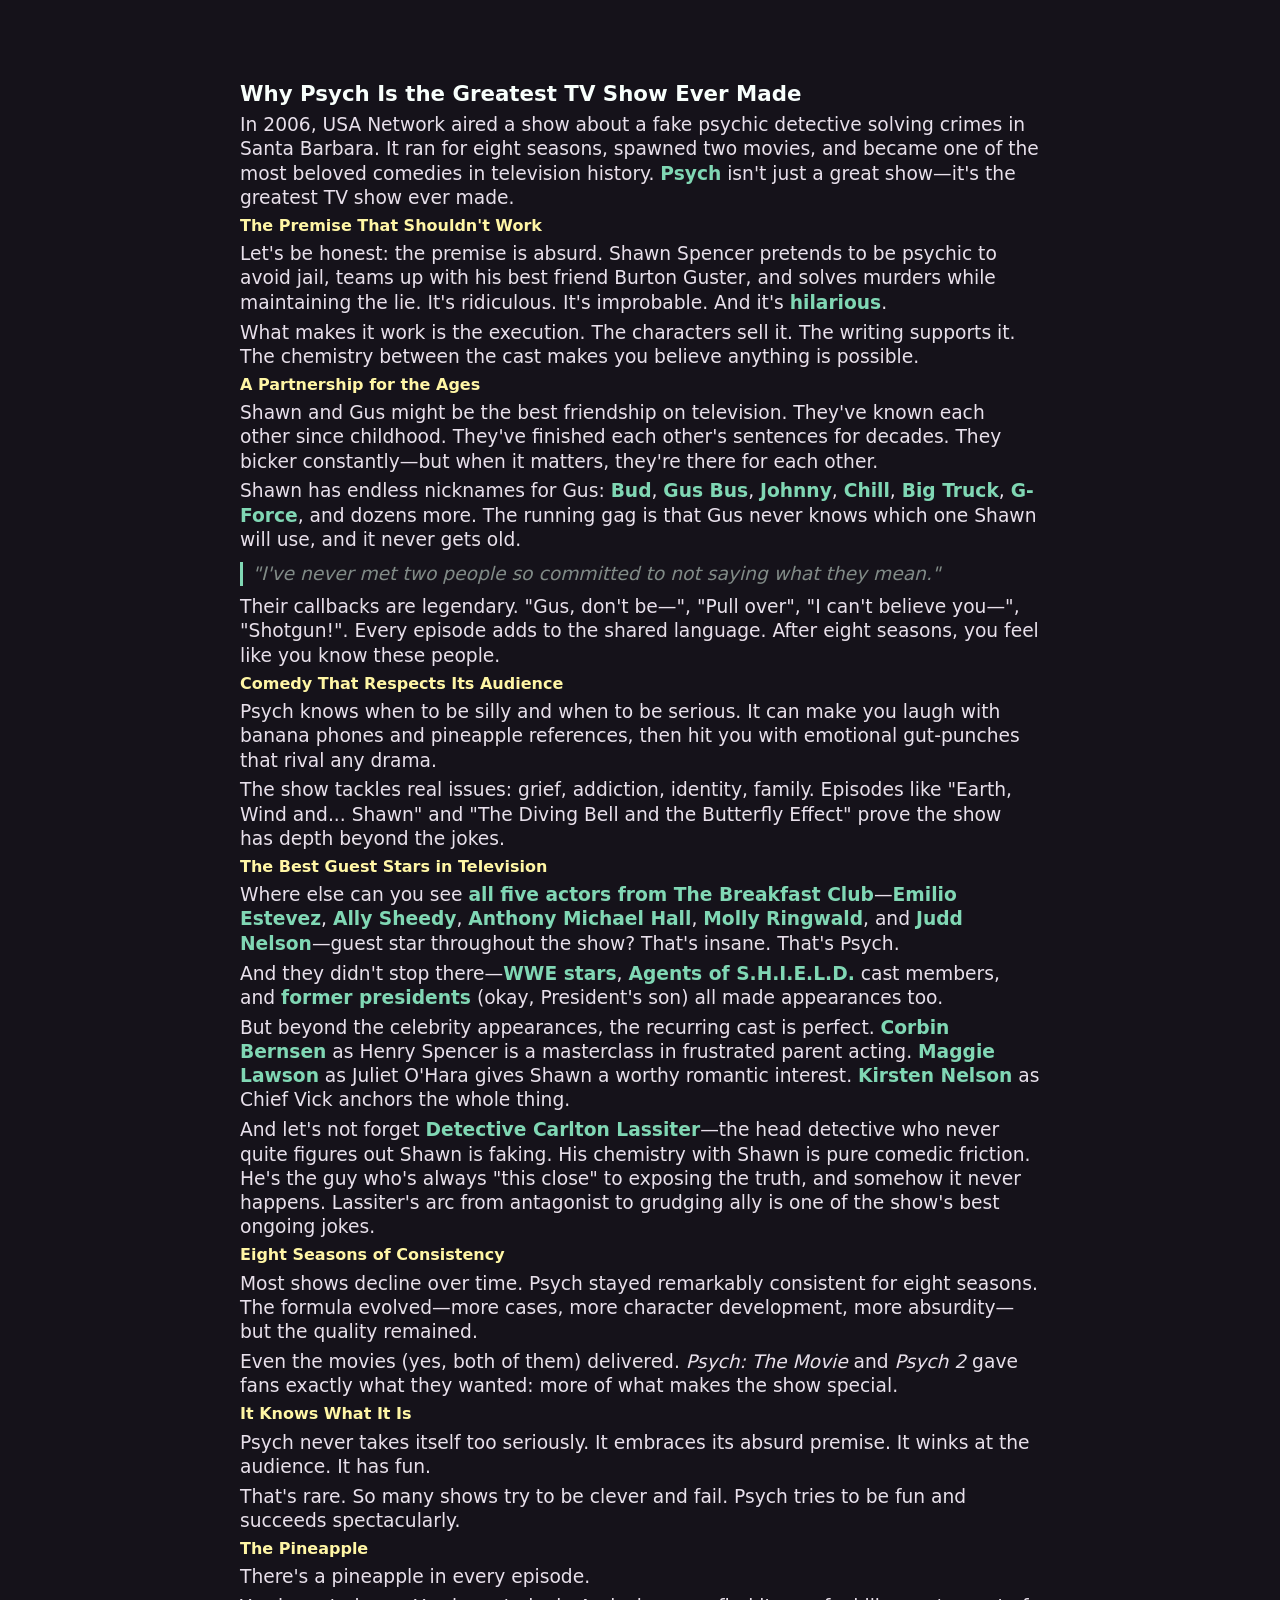
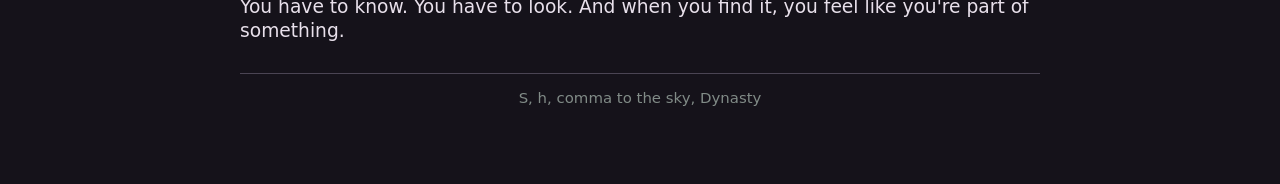
<file: html/psych_blog_post.html>
<!DOCTYPE html>
<html xmlns="http://www.w3.org/1999/xhtml" lang="" xml:lang="">
<head>
  <meta charset="utf-8" />
  <meta name="viewport" content="width=device-width, initial-scale=1.0" />
  <title>Why Psych Is the Greatest TV Show Ever Made</title>
  <link rel="stylesheet" href="style.css" />
</head>
<body>
<h1>Why Psych Is the Greatest TV Show Ever Made</h1>

<p>In 2006, USA Network aired a show about a fake psychic detective solving crimes in Santa Barbara. It ran for eight seasons, spawned two movies, and became one of the most beloved comedies in television history. <strong>Psych</strong> isn't just a great show—it's the greatest TV show ever made.</p>

<h2>The Premise That Shouldn't Work</h2>

<p>Let's be honest: the premise is absurd. Shawn Spencer pretends to be psychic to avoid jail, teams up with his best friend Burton Guster, and solves murders while maintaining the lie. It's ridiculous. It's improbable. And it's <strong>hilarious</strong>.</p>

<p>What makes it work is the execution. The characters sell it. The writing supports it. The chemistry between the cast makes you believe anything is possible.</p>

<h2>A Partnership for the Ages</h2>

<p>Shawn and Gus might be the best friendship on television. They've known each other since childhood. They've finished each other's sentences for decades. They bicker constantly—but when it matters, they're there for each other.</p>

<p>Shawn has endless nicknames for Gus: <strong>Bud</strong>, <strong>Gus Bus</strong>, <strong>Johnny</strong>, <strong>Chill</strong>, <strong>Big Truck</strong>, <strong>G-Force</strong>, and dozens more. The running gag is that Gus never knows which one Shawn will use, and it never gets old.</p>

<blockquote>"I've never met two people so committed to not saying what they mean."</blockquote>

<p>Their callbacks are legendary. "Gus, don't be—", "Pull over", "I can't believe you—", "Shotgun!". Every episode adds to the shared language. After eight seasons, you feel like you know these people.</p>

<h2>Comedy That Respects Its Audience</h2>

<p>Psych knows when to be silly and when to be serious. It can make you laugh with banana phones and pineapple references, then hit you with emotional gut-punches that rival any drama.</p>

<p>The show tackles real issues: grief, addiction, identity, family. Episodes like "Earth, Wind and... Shawn" and "The Diving Bell and the Butterfly Effect" prove the show has depth beyond the jokes.</p>

<h2>The Best Guest Stars in Television</h2>

<p>Where else can you see <strong>all five actors from The Breakfast Club</strong>—<strong>Emilio Estevez</strong>, <strong>Ally Sheedy</strong>, <strong>Anthony Michael Hall</strong>, <strong>Molly Ringwald</strong>, and <strong>Judd Nelson</strong>—guest star throughout the show? That's insane. That's Psych.</p>

<p>And they didn't stop there—<strong>WWE stars</strong>, <strong>Agents of S.H.I.E.L.D.</strong> cast members, and <strong>former presidents</strong> (okay, President's son) all made appearances too.</p>

<p>But beyond the celebrity appearances, the recurring cast is perfect. <strong>Corbin Bernsen</strong> as Henry Spencer is a masterclass in frustrated parent acting. <strong>Maggie Lawson</strong> as Juliet O'Hara gives Shawn a worthy romantic interest. <strong>Kirsten Nelson</strong> as Chief Vick anchors the whole thing.</p>

<p>And let's not forget <strong>Detective Carlton Lassiter</strong>—the head detective who never quite figures out Shawn is faking. His chemistry with Shawn is pure comedic friction. He's the guy who's always "this close" to exposing the truth, and somehow it never happens. Lassiter's arc from antagonist to grudging ally is one of the show's best ongoing jokes.</p>

<h2>Eight Seasons of Consistency</h2>

<p>Most shows decline over time. Psych stayed remarkably consistent for eight seasons. The formula evolved—more cases, more character development, more absurdity—but the quality remained.</p>

<p>Even the movies (yes, both of them) delivered. <em>Psych: The Movie</em> and <em>Psych 2</em> gave fans exactly what they wanted: more of what makes the show special.</p>

<h2>It Knows What It Is</h2>

<p>Psych never takes itself too seriously. It embraces its absurd premise. It winks at the audience. It has fun.</p>

<p>That's rare. So many shows try to be clever and fail. Psych tries to be fun and succeeds spectacularly.</p>

<h2>The Pineapple</h2>

<p>There's a pineapple in every episode.</p>

<p>You have to know. You have to look. And when you find it, you feel like you're part of something.</p>

<footer>
  S, h, comma to the sky, Dynasty
</footer>
</body>
</html>
</file>
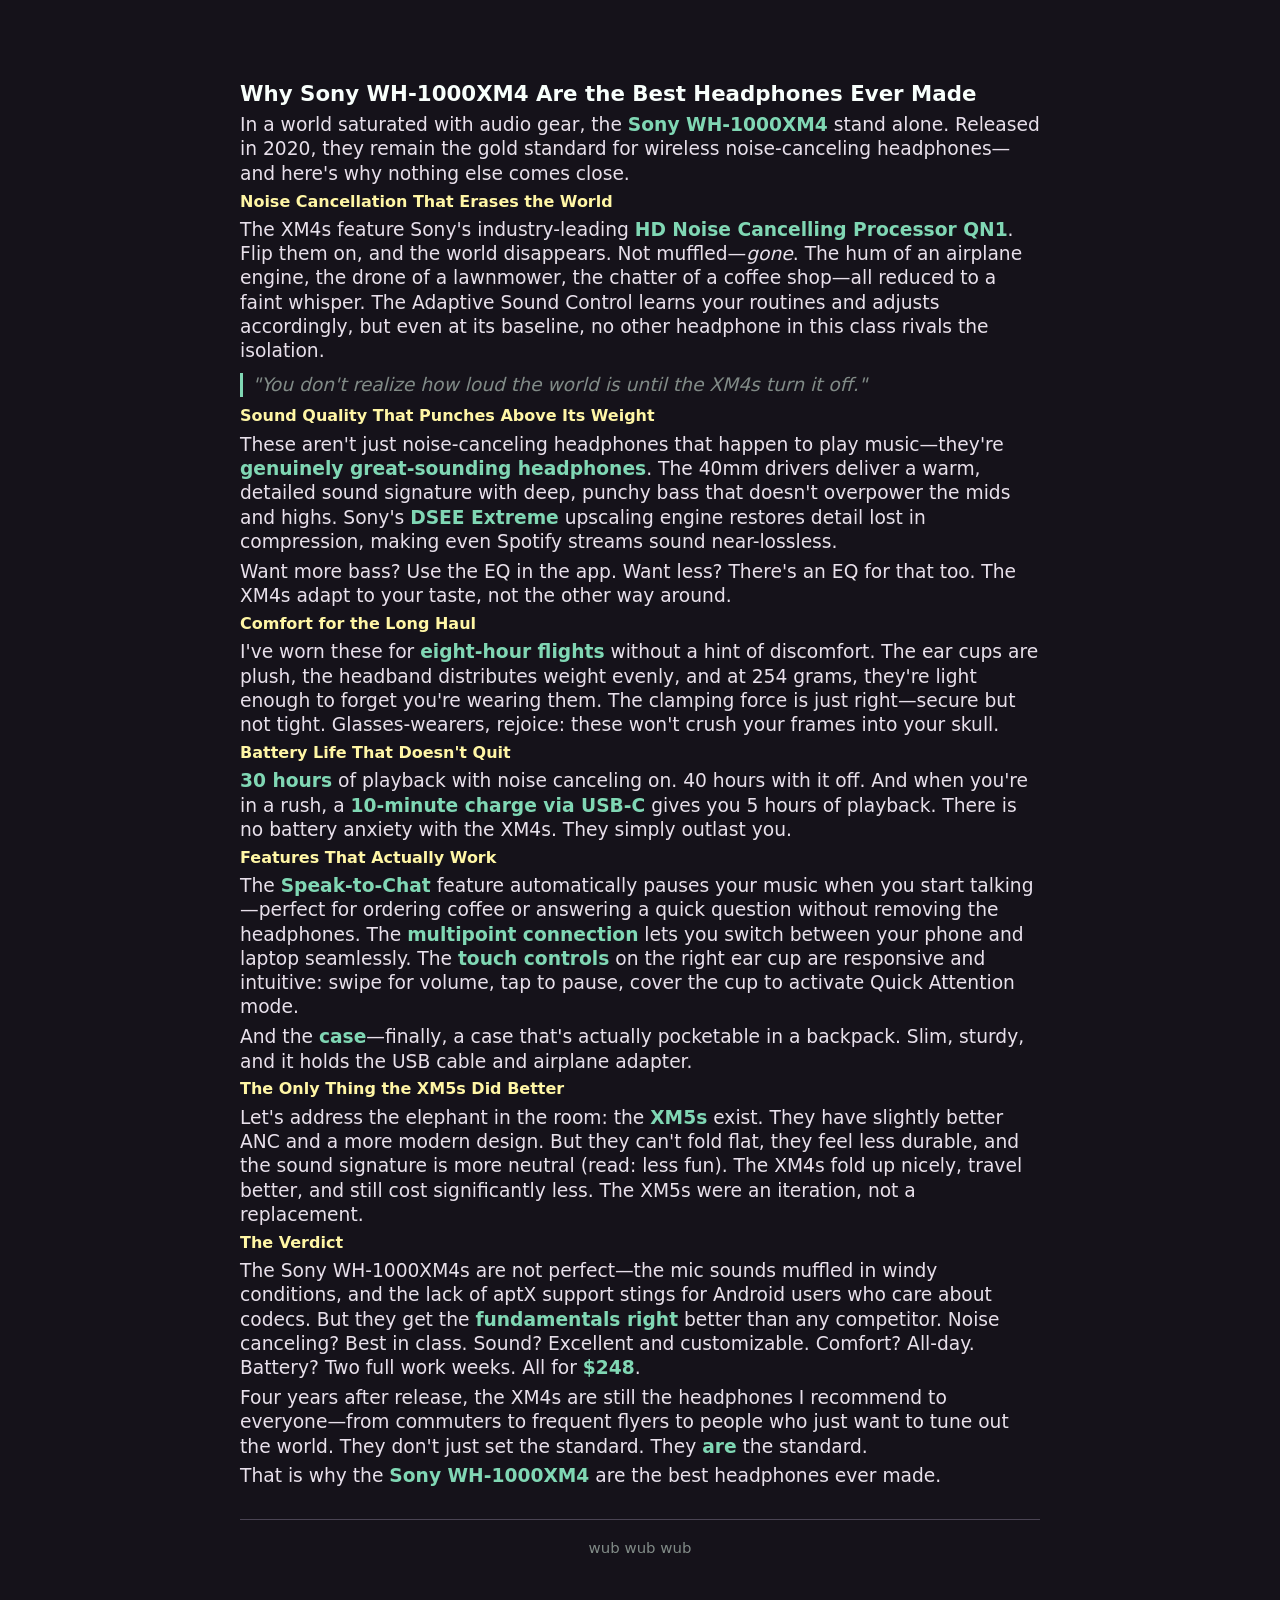
<file: html/sony_xm4_blog_post.html>
<!DOCTYPE html>
<html xmlns="http://www.w3.org/1999/xhtml" lang="" xml:lang="">
<head>
  <meta charset="utf-8" />
  <meta name="viewport" content="width=device-width, initial-scale=1.0" />
  <title>Why Sony WH-1000XM4 Are the Best Headphones Ever Made</title>
  <link rel="stylesheet" href="style.css" />
</head>
<body>
<h1>Why Sony WH-1000XM4 Are the Best Headphones Ever Made</h1>

<p>In a world saturated with audio gear, the <strong>Sony WH-1000XM4</strong> stand alone. Released in 2020, they remain the gold standard for wireless noise-canceling headphones—and here's why nothing else comes close.</p>

<h2>Noise Cancellation That Erases the World</h2>

<p>The XM4s feature Sony's industry-leading <strong>HD Noise Cancelling Processor QN1</strong>. Flip them on, and the world disappears. Not muffled—<em>gone</em>. The hum of an airplane engine, the drone of a lawnmower, the chatter of a coffee shop—all reduced to a faint whisper. The Adaptive Sound Control learns your routines and adjusts accordingly, but even at its baseline, no other headphone in this class rivals the isolation.</p>

<blockquote>"You don't realize how loud the world is until the XM4s turn it off."</blockquote>

<h2>Sound Quality That Punches Above Its Weight</h2>

<p>These aren't just noise-canceling headphones that happen to play music—they're <strong>genuinely great-sounding headphones</strong>. The 40mm drivers deliver a warm, detailed sound signature with deep, punchy bass that doesn't overpower the mids and highs. Sony's <strong>DSEE Extreme</strong> upscaling engine restores detail lost in compression, making even Spotify streams sound near-lossless.</p>

<p>Want more bass? Use the EQ in the app. Want less? There's an EQ for that too. The XM4s adapt to your taste, not the other way around.</p>

<h2>Comfort for the Long Haul</h2>

<p>I've worn these for <strong>eight-hour flights</strong> without a hint of discomfort. The ear cups are plush, the headband distributes weight evenly, and at 254 grams, they're light enough to forget you're wearing them. The clamping force is just right—secure but not tight. Glasses-wearers, rejoice: these won't crush your frames into your skull.</p>

<h2>Battery Life That Doesn't Quit</h2>

<p><strong>30 hours</strong> of playback with noise canceling on. 40 hours with it off. And when you're in a rush, a <strong>10-minute charge via USB-C</strong> gives you 5 hours of playback. There is no battery anxiety with the XM4s. They simply outlast you.</p>

<h2>Features That Actually Work</h2>

<p>The <strong>Speak-to-Chat</strong> feature automatically pauses your music when you start talking—perfect for ordering coffee or answering a quick question without removing the headphones. The <strong>multipoint connection</strong> lets you switch between your phone and laptop seamlessly. The <strong>touch controls</strong> on the right ear cup are responsive and intuitive: swipe for volume, tap to pause, cover the cup to activate Quick Attention mode.</p>

<p>And the <strong>case</strong>—finally, a case that's actually pocketable in a backpack. Slim, sturdy, and it holds the USB cable and airplane adapter.</p>

<h2>The Only Thing the XM5s Did Better</h2>

<p>Let's address the elephant in the room: the <strong>XM5s</strong> exist. They have slightly better ANC and a more modern design. But they can't fold flat, they feel less durable, and the sound signature is more neutral (read: less fun). The XM4s fold up nicely, travel better, and still cost significantly less. The XM5s were an iteration, not a replacement.</p>

<h2>The Verdict</h2>

<p>The Sony WH-1000XM4s are not perfect—the mic sounds muffled in windy conditions, and the lack of aptX support stings for Android users who care about codecs. But they get the <strong>fundamentals right</strong> better than any competitor. Noise canceling? Best in class. Sound? Excellent and customizable. Comfort? All-day. Battery? Two full work weeks. All for <strong>$248</strong>.</p>

<p>Four years after release, the XM4s are still the headphones I recommend to everyone—from commuters to frequent flyers to people who just want to tune out the world. They don't just set the standard. They <strong>are</strong> the standard.</p>

<p>That is why the <strong>Sony WH-1000XM4</strong> are the best headphones ever made.</p>

<footer>
  <p>wub wub wub</p>
</footer>
</body>
</html>
</file>
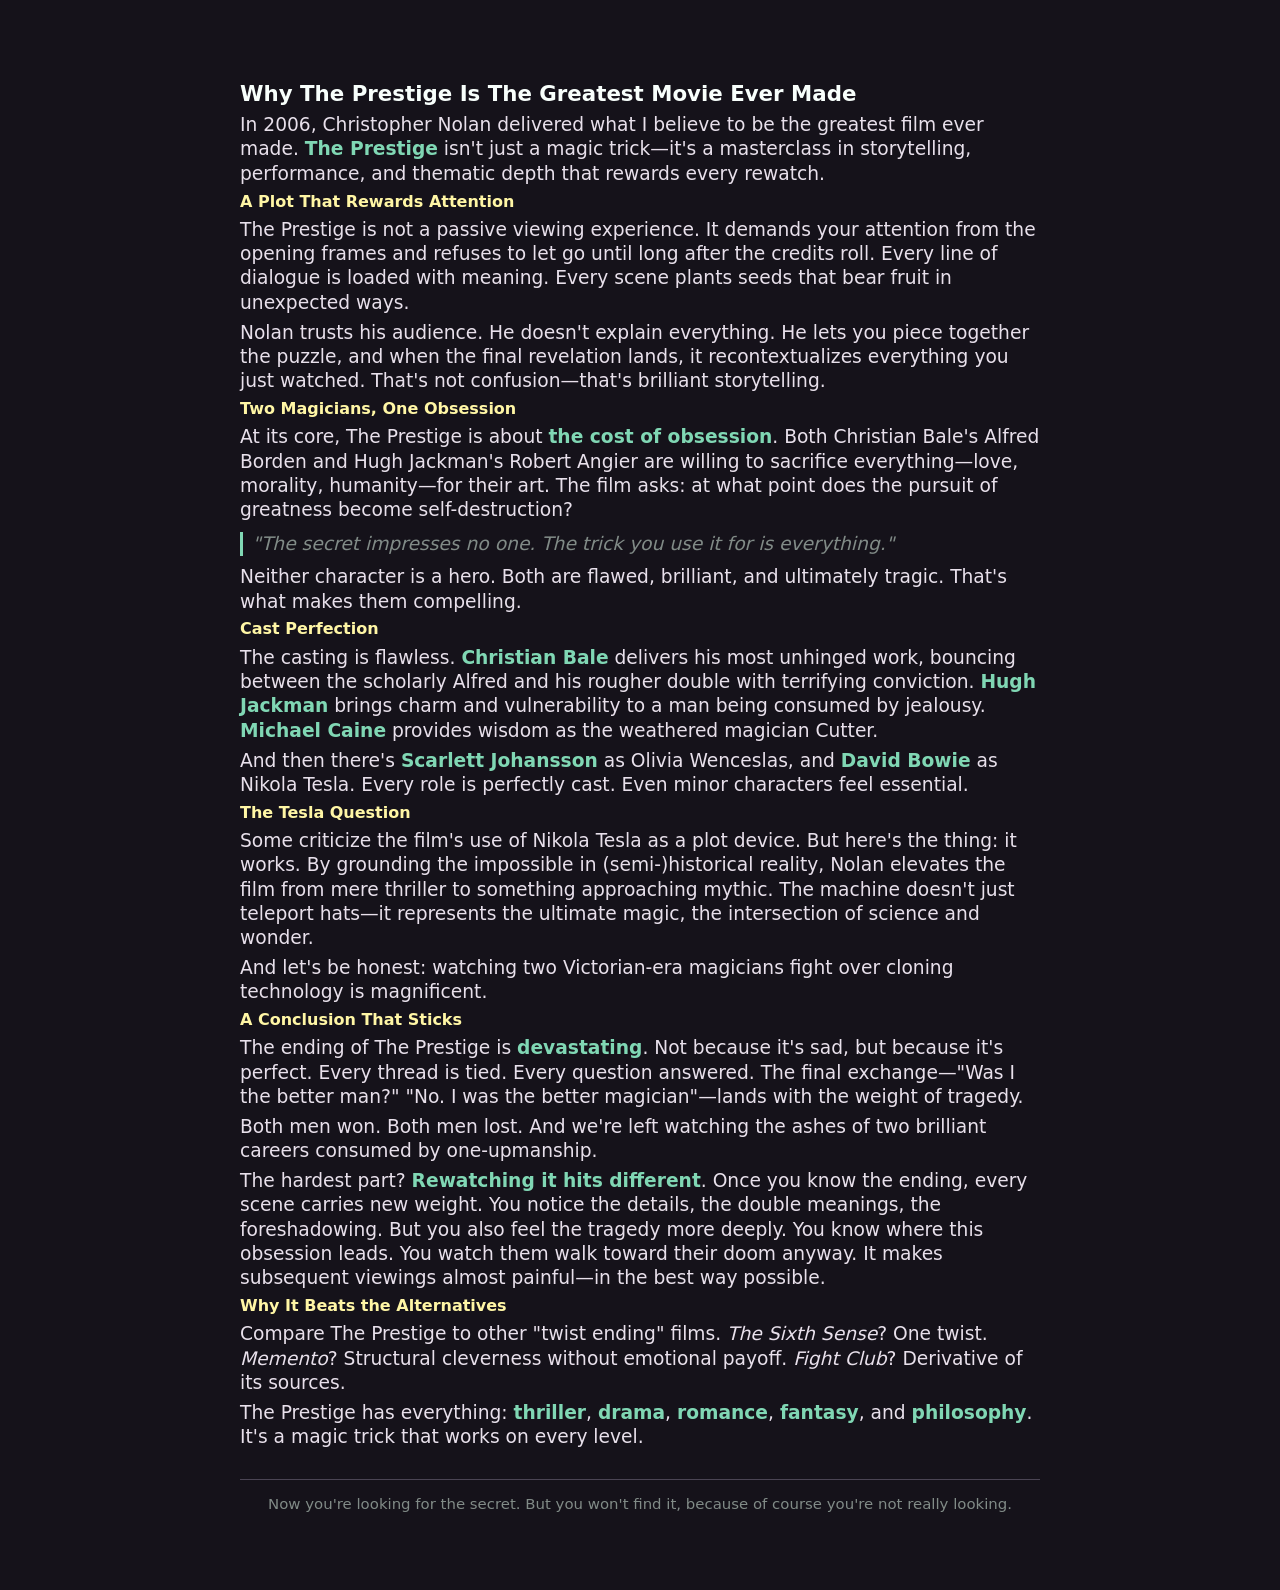
<file: html/the_prestige_blog_post.html>
<!DOCTYPE html>
<html xmlns="http://www.w3.org/1999/xhtml" lang="" xml:lang="">
<head>
  <meta charset="utf-8" />
  <meta name="viewport" content="width=device-width, initial-scale=1.0" />
  <title>Why The Prestige Is The Greatest Movie Ever Made</title>
  <link rel="stylesheet" href="style.css" />
</head>
<body>
<h1>Why The Prestige Is The Greatest Movie Ever Made</h1>

<p>In 2006, Christopher Nolan delivered what I believe to be the greatest film ever made. <strong>The Prestige</strong> isn't just a magic trick—it's a masterclass in storytelling, performance, and thematic depth that rewards every rewatch.</p>

<h2>A Plot That Rewards Attention</h2>

<p>The Prestige is not a passive viewing experience. It demands your attention from the opening frames and refuses to let go until long after the credits roll. Every line of dialogue is loaded with meaning. Every scene plants seeds that bear fruit in unexpected ways.</p>

<p>Nolan trusts his audience. He doesn't explain everything. He lets you piece together the puzzle, and when the final revelation lands, it recontextualizes everything you just watched. That's not confusion—that's brilliant storytelling.</p>

<h2>Two Magicians, One Obsession</h2>

<p>At its core, The Prestige is about <strong>the cost of obsession</strong>. Both Christian Bale's Alfred Borden and Hugh Jackman's Robert Angier are willing to sacrifice everything—love, morality, humanity—for their art. The film asks: at what point does the pursuit of greatness become self-destruction?</p>

<blockquote>"The secret impresses no one. The trick you use it for is everything."</blockquote>

<p>Neither character is a hero. Both are flawed, brilliant, and ultimately tragic. That's what makes them compelling.</p>

<h2>Cast Perfection</h2>

<p>The casting is flawless. <strong>Christian Bale</strong> delivers his most unhinged work, bouncing between the scholarly Alfred and his rougher double with terrifying conviction. <strong>Hugh Jackman</strong> brings charm and vulnerability to a man being consumed by jealousy. <strong>Michael Caine</strong> provides wisdom as the weathered magician Cutter.</p>

<p>And then there's <strong>Scarlett Johansson</strong> as Olivia Wenceslas, and <strong>David Bowie</strong> as Nikola Tesla. Every role is perfectly cast. Even minor characters feel essential.</p>

<h2>The Tesla Question</h2>

<p>Some criticize the film's use of Nikola Tesla as a plot device. But here's the thing: it works. By grounding the impossible in (semi-)historical reality, Nolan elevates the film from mere thriller to something approaching mythic. The machine doesn't just teleport hats—it represents the ultimate magic, the intersection of science and wonder.</p>

<p>And let's be honest: watching two Victorian-era magicians fight over cloning technology is magnificent.</p>

<h2>A Conclusion That Sticks</h2>

<p>The ending of The Prestige is <strong>devastating</strong>. Not because it's sad, but because it's perfect. Every thread is tied. Every question answered. The final exchange—"Was I the better man?" "No. I was the better magician"—lands with the weight of tragedy.</p>

<p>Both men won. Both men lost. And we're left watching the ashes of two brilliant careers consumed by one-upmanship.</p>

<p>The hardest part? <strong>Rewatching it hits different</strong>. Once you know the ending, every scene carries new weight. You notice the details, the double meanings, the foreshadowing. But you also feel the tragedy more deeply. You know where this obsession leads. You watch them walk toward their doom anyway. It makes subsequent viewings almost painful—in the best way possible.</p>

<h2>Why It Beats the Alternatives</h2>

<p>Compare The Prestige to other "twist ending" films. <em>The Sixth Sense</em>? One twist. <em>Memento</em>? Structural cleverness without emotional payoff. <em>Fight Club</em>? Derivative of its sources.</p>

<p>The Prestige has everything: <strong>thriller</strong>, <strong>drama</strong>, <strong>romance</strong>, <strong>fantasy</strong>, and <strong>philosophy</strong>. It's a magic trick that works on every level.</p>

<footer>
  Now you're looking for the secret. But you won't find it, because of course you're not really looking.
</footer>
</body>
</html>
</file>
<file: html/style.css>
/* Color palette source: ~/.cache/DankMaterialShell/dms-colors.json
 * Dank16 colors (dark mode default):
 *   color0: #15121a (background)   color8: #818b87
 *   color1: #f7996f (red)         color9: #ffbd9f
 *   color2: #6bd76f (green)       color10: #a5ffa9
 *   color3: #fff272 (yellow)      color11: #fff6a5
 *   color4: #69cca4 (teal)        color12: #9beccb
 *   color5: #196345 (dark green)  color13: #b6ffe1
 *   color6: #80d7b4 (light teal)  color14: #d0ffec
 *   color7: #d4e1dc (light gray)  color15: #f8fffc (text)
 *
 * Usage: tell me to "update ~/html/style.css from dms-colors.json"
 */

body { 
  font-family: system-ui, -apple-system, sans-serif; 
  max-width: 800px; 
  margin: 1cm auto; 
  padding: 1cm; 
  line-height: 1.3; 
  font-size: 14pt;
  background-color: #15121a;
  color: #e8e0eb;
}
header h1 { font-size: 48pt; margin: 0; color: #f8fffc; position: absolute; top: 20px; left: 20px; }
h1 { font-size: 16pt; margin: 0.2em 0; color: #f8fffc; }
h2 { font-size: 12pt; margin: 0.3em 0 0.2em; color: #fff6a5; }
p { margin: 0.3em 0; }
a { color: #80d7b4; }
strong { color: #80d7b4; }
ul { margin: 0.3em 0; padding-left: 1.2em; }
li { margin: 0.2em 0; }
.tab { display: inline-block; width: 1em; }
footer { margin-top: 2em; padding-top: 1em; border-top: 1px solid #4a4453; font-size: 0.8em; color: #818b87; text-align: center; }
blockquote {
  border-left: 3px solid #80d7b4;
  margin: 0.5em 0;
  padding-left: 0.5em;
  color: #818b87;
  font-style: italic;
}
pre { 
  background-color: #15121a;
  border-radius: 8px;
  overflow-x: auto;
  font-family: 'Fira Code', 'JetBrains Mono', 'Consolas', monospace;
  font-size: 13px;
  line-height: 1; 
  margin: 0.3em 0; 
  padding: 0.5em;
}
pre .line { 
  margin: 0; 
  display: block;
  line-height: 1;
}
.line-number {
  display: inline-block;
  width: 3em;
  text-align: right;
  padding-right: 0.5em;
  margin-right: 0.5em;
  color: #818b87;
  border-right: 1px solid #4a4453;
  user-select: none;
}
.comment { color: #818b87; }
.keyword { color: #80d7b4; }
.string { color: #6bd76f; }
.variable { color: #69cca4; }
.function { color: #fff272; }
.operator { color: #f7996f; }
.builtin { color: #69cca4; }
.option { color: #9beccb; }
.path { color: #69cca4; }
.number { color: #fff6a5; }
.punctuation { color: #818b87; }
.shebang { color: #f7996f; }
.tab { display: inline-block; width: 1em; }
</file>
